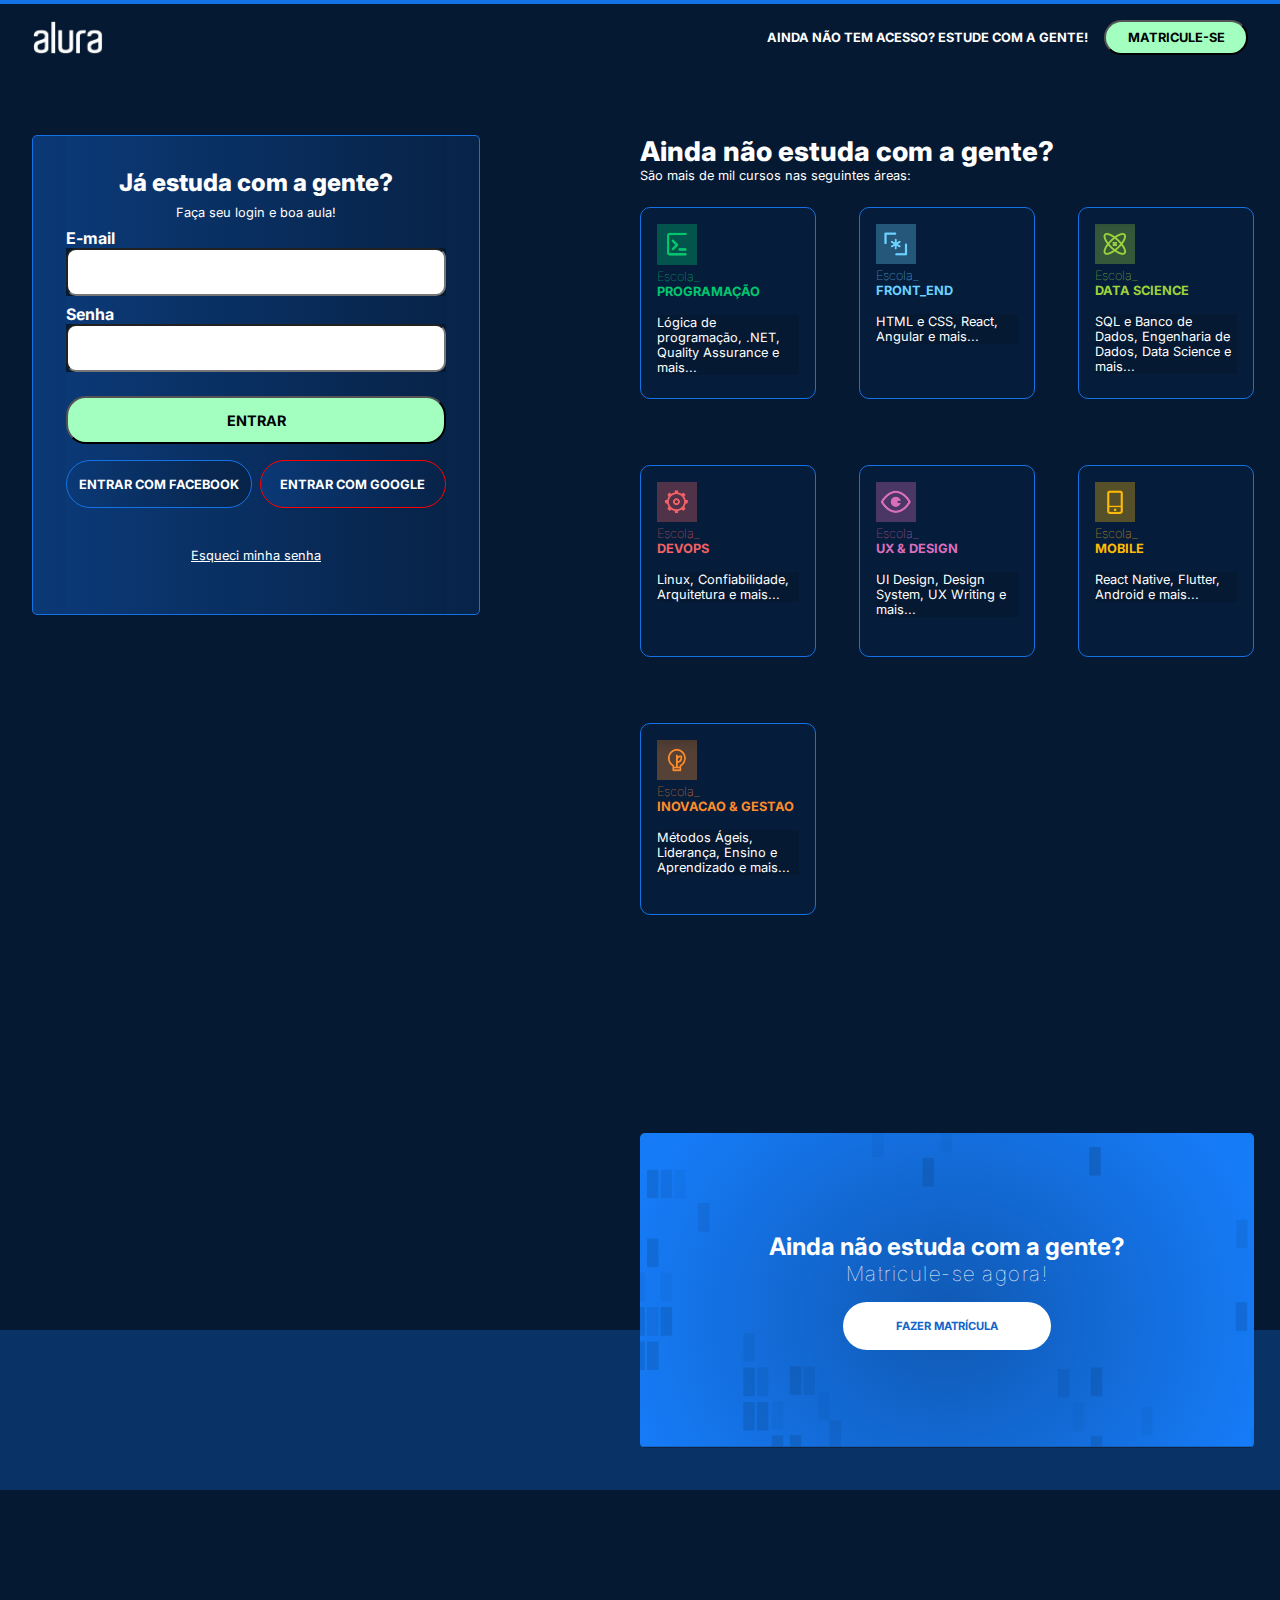
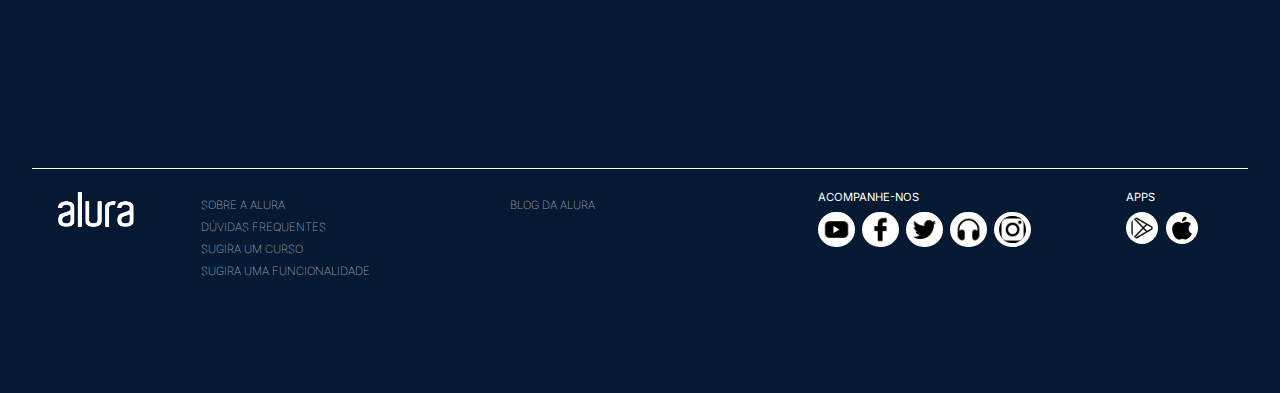
<file: Clone do site Alura/index.html>
<!DOCTYPE html>
<html lang="pt-br">

<head>
    <meta charset="UTF-8">
    <meta http-equiv="X-UA-Compatible" content="IE=edge">
    <meta name="viewport" content="width=device-width, initial-scale=1.0">

    <link rel="stylesheet" href="style.css">
    <link rel="stylesheet" href="header.css">
    <link rel="stylesheet" href="main.css">
    <link rel="stylesheet" href="mainLeft.css">
    <link rel="stylesheet" href="mainRight.css">
    <link rel="stylesheet" href="footer.css">
    <link rel="stylesheet" href="mobile.css">

    <link rel="preconnect" href="https://fonts.googleapis.com">
    <link rel="preconnect" href="https://fonts.gstatic.com" crossorigin>
    <link rel="stylesheet" href="https://fonts.googleapis.com/css2?family=Inter:wght@200;300;400;500;600&family=Open+Sans:wght@400;500;600;700;800;900;&display=swap">

    <link rel="shortcut icon" href="./img/LogoAlura.png" type="image/x-icon">
    <title>Login | Alura</title>
</head>

<body>
    <header>
        <section class="header">
            <div class="logo">
                <img src="./img/Alura.jpg" alt="">
            </div>
            <div class="header_right">
                <p>Ainda não tem acesso? Estude com a gente!</p>
                <button>Matricule-se</button>
            </div>
        </section>
    </header>

    <main>
        <section>
            <div class="left">
                <div class="left_façaLogin">
                    <div class="left_façaLogin_info">
                        <div class="left_façaLogin_info_title">
                            <h1>Já estuda com a gente?</h1>
                            <p>Faça seu login e boa aula!</p>
                        </div>
                        <div class="left_façaLogin_info_inputs">
                            <div class="left_façaLogin_info_inputs_email">
                                <h5>E-mail</h5>
                                <input type="email">
                            </div>
                            <div class="left_façaLogin_info_inputs_password">
                                <h5>Senha</h5>
                                <input type="password">
                            </div>
                        </div>

                        <button class="entrar">Entrar</button>

                        <div class="left_façaLogin_info_socialMediaButtons">
                            <button class="left_façaLogin_info_socialMediaButtons_facebook">Entrar com Facebook</button>
                            <button class="left_façaLogin_info_socialMediaButtons_google">Entrar com Google</button>
                        </div>

                        <p class="left_façaLogin_info_forgotPassword">Esqueci minha senha</p>
                    </div>
                </div>
            </div>
            
            <div class="right">
                <div class="right_title">
                    <h1>Ainda não estuda com a gente?</h1>
                    <p>São mais de mil cursos nas seguintes áreas:</p>
                </div>

                <section class="right_cardList">

                    <div class="right_cardList_programacao">
                        <div class="right_cardList_programacao_title">
                            <img src="./img/Escola_Programacao.jpg" alt="logo programação">
                            <h3>Escola_</h2>
                            <h2>Programação</h2>
                        </div>
                        <div class="right_cardList_programacao_info">
                            <p>Lógica de programação, .NET, Quality Assurance e mais...</p>
                        </div>
                    </div>

                    <div class="right_cardList_front-end">
                        <div class="right_cardList_front-end_title">
                            <img src="./img/Front_End.jpg" alt="logo front-end">
                            <h3>Escola_</h2>
                            <h2>Front_End</h2>
                        </div>
                        <div class="right_cardList_front-end_info">
                            <p>HTML e CSS, React, Angular e mais...</p>
                        </div>
                    </div>

                    <div class="right_cardList_data-science">
                        <div class="right_cardList_data-science_title">
                            <img src="./img/Data_Science.jpg" alt="logo data-science">
                            <h3>Escola_</h2>
                            <h2>Data Science</h2>
                        </div>
                        <div class="right_cardList_data-science_info">
                            <p>SQL e Banco de Dados, Engenharia de Dados, Data Science e mais...</p>
                        </div>
                    </div>

                    <div class="right_cardList_devops">
                        <div class="right_cardList_devops_title">
                            <img src="./img/Devops.jpg" alt="logo devops">
                            <h3>Escola_</h2>
                            <h2>Devops</h2>
                        </div>
                        <div class="right_cardList_devops_info">
                            <p>Linux, Confiabilidade, Arquitetura e mais...</p>
                        </div>
                    </div>

                    <div class="right_cardList_ux-design">
                        <div class="right_cardList_ux-design_title">
                            <img src="./img/Ux.jpg" alt="logo ux-design">
                            <h3>Escola_</h2>
                            <h2>Ux & Design</h2>
                        </div>
                        <div class="right_cardList_ux-design_info">
                            <p>UI Design, Design System, UX Writing e mais...</p>
                        </div>
                    </div>

                    <div class="right_cardList_mobile">
                        <div class="right_cardList_mobile_title">
                            <img src="./img/Mobile.jpg" alt="logo mobile">
                            <h3>Escola_</h2>
                            <h2>Mobile</h2>
                        </div>
                        <div class="right_cardList_mobile_info">
                            <p>React Native, Flutter, Android e mais...</p>
                        </div>
                    </div>

                    <div class="right_cardList_inovacao-gestao">
                        <div class="right_cardList_inovacao-gestao_title">
                            <img src="./img/Inovacao&Gestao.jpg" alt="logo inovacao-gestao">
                            <h3>Escola_</h2>
                            <h2>Inovacao & Gestao</h2>
                        </div>
                        <div class="right_cardList_inovacao-gestao_info">
                            <p>Métodos Ágeis, Liderança, Ensino e Aprendizado e mais...</p>
                        </div>
                    </div>
                </section>

                <div class="right_card_fazer-matricula">
                    <h2> Ainda não estuda com a gente?</h2>
                    <h3>Matricule-se agora!</h3>
                    <button>Fazer matrícula</button>
                </div>
            </div>

        </section>
        <div class="blu_box"></div>
    </main>

    <footer>
        <section class="footer">
            <div class="footer_Alura">
                <img src="./img/Alura.jpg" alt="Logo Alura">
            </div>
            <div class="footer_info">
                <p>Sobre a alura</p>
                <p>Dúvidas frequentes</p>
                <p>Sugira um curso</p>
                <p>Sugira uma funcionalidade</p>
            </div>
            <div class="footer_blog">
                <p>Blog da Alura</p>
            </div>
            <div class="footer_follow-us">
                <p>Acompanhe-nos</p>
                <img src="./img/youtube.png" alt="youtube">
                <img src="./img/facebook.png" alt="facebook">
                <img src="./img/twitter.png" alt="twitter">
                <img src="./img/fone.png" alt="podcast">
                <img src="./img/instagram.png" alt="instagram">
            </div>
            <div class="footer_apps">
                <p>APPS</p>
                <img src="./img/google.png" alt="google play store">
                <img src="./img/apple.png" alt="apple app store">
            </div>
        </section>

    </footer>
</body>

</html>
</file>
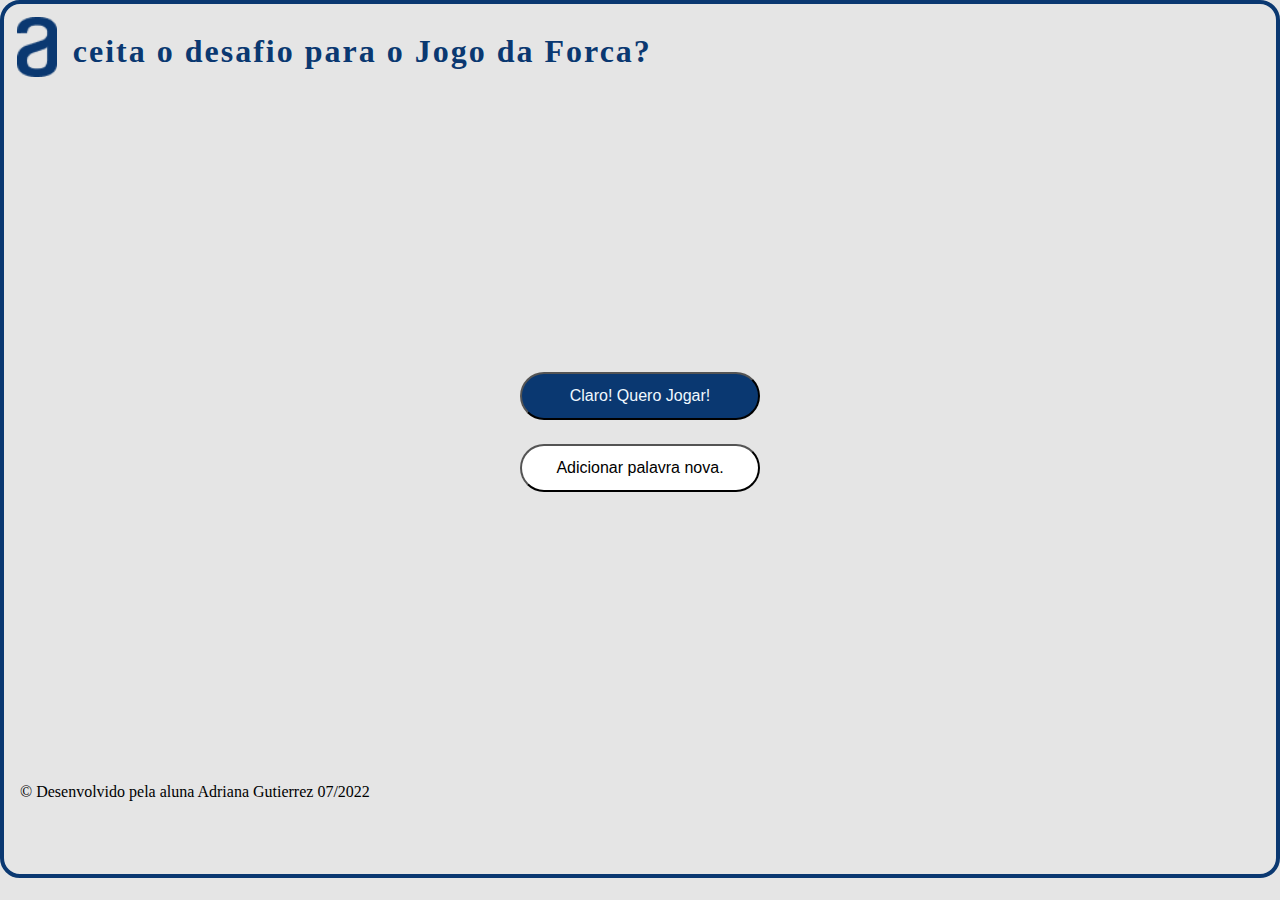
<file: Jogo da Forca/index.html>
<!DOCTYPE html>
<html lang="pt-BR">
<head>
    <meta charset="UTF-8">
    <meta http-equiv="X-UA-Compatible" content="IE=edge">
    <meta name="viewport" content="width=device-width, initial-scale=1.0">
    <link href="https://fonts.googleapis.com/css2?family=Inter:wght@300;400;500;600&display=swap" rel="stylesheet">
    <link rel="shortcut icon" href="img/logoalura.png" type="image/x-icon"/>
    <link rel="stylesheet" href="style.css">
    <title>Desafio da Forca</title>
</head>
<body>
    <header>
        <div class="titulo">
            <figure>
                <img src="img/logoalura.png" alt="Logo Alura">
            </figure>
            <h1>ceita o desafio para o Jogo da Forca?</h1>
        </div>
    </header>
    <main>
        <div class="buttons">
            <a href="index3.html"><button class="play">Claro! Quero Jogar!</button></a>
            <a href="index2.html"><button class="new-word" id="nova-palavra" maxlength="8" onclick="mostrarTelaAdicionarPalavra()">Adicionar palavra nova.</button></a>
        </div>        
    </main>
    <footer>
        <p>&copy; Desenvolvido pela aluna Adriana Gutierrez 07/2022</p>
    </footer>
    <script src="script.js" type="text/javascript"></script>
</body>
</html>
</file>
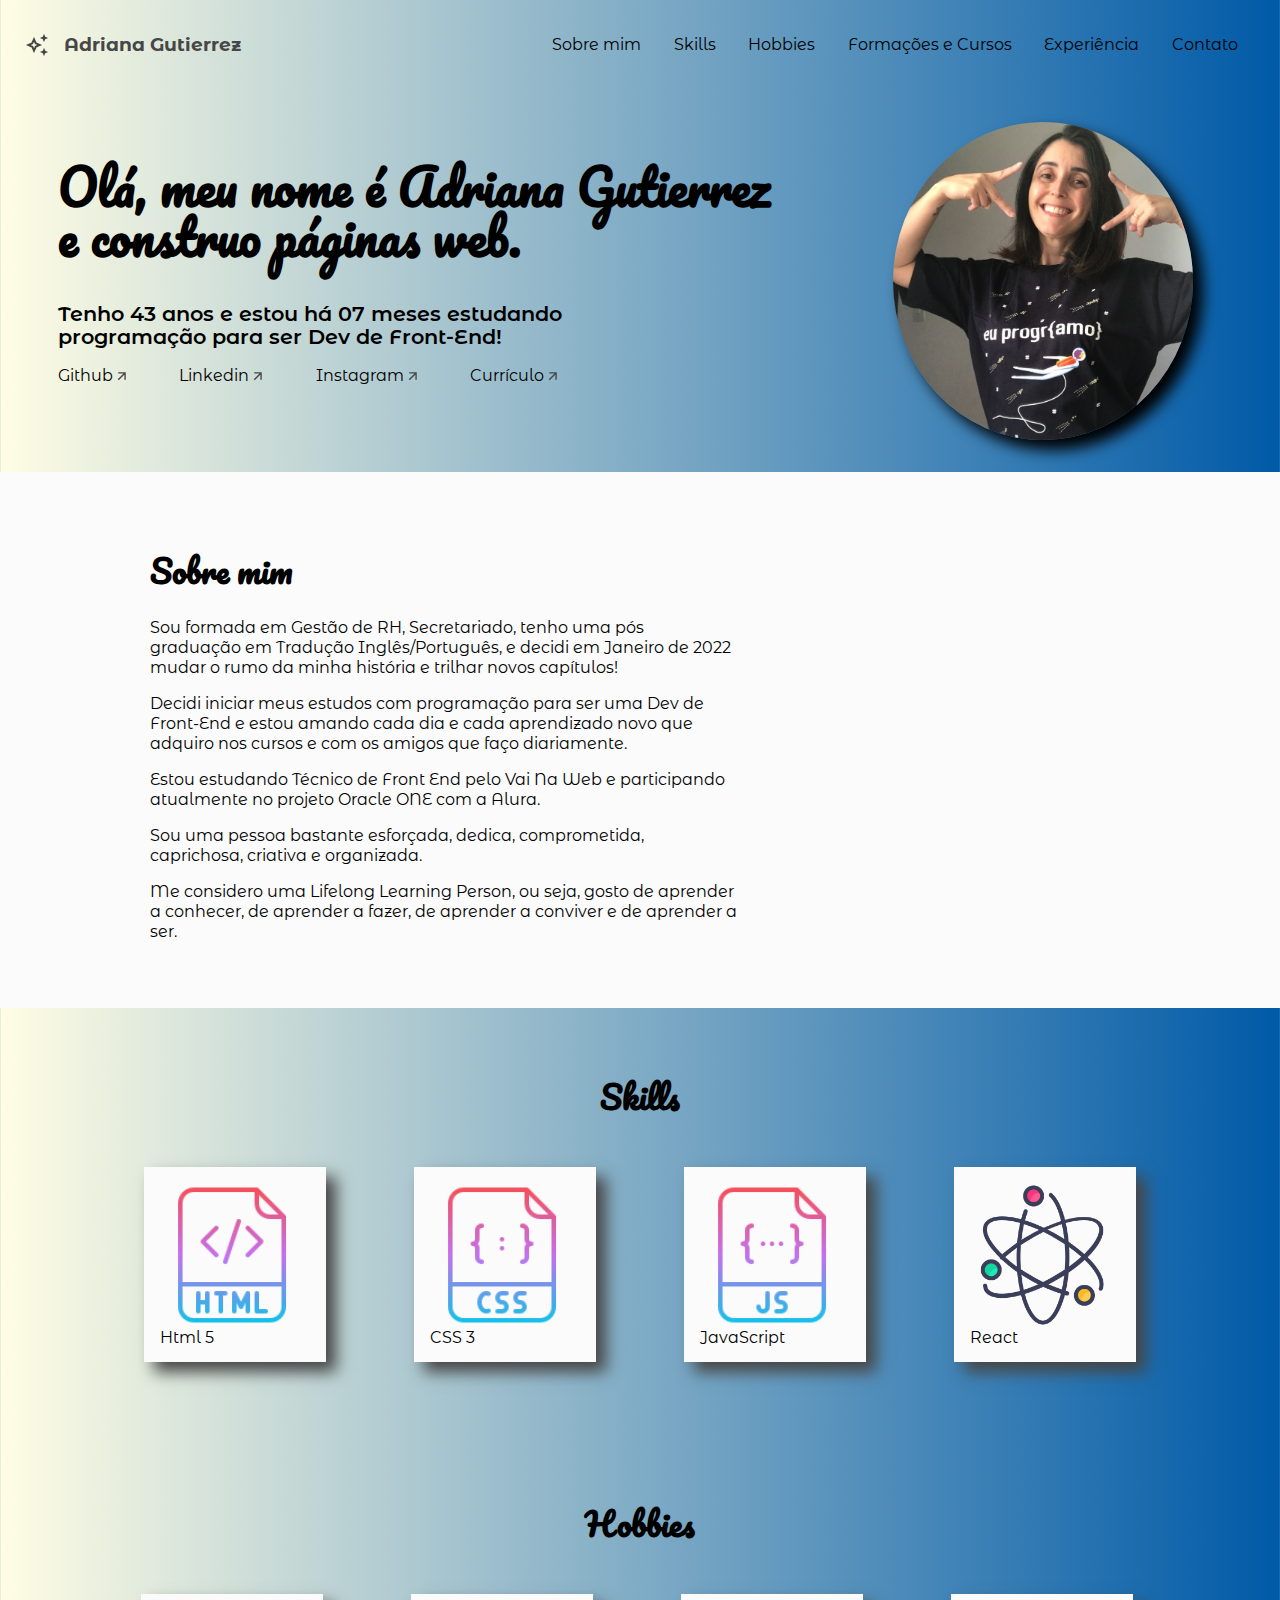
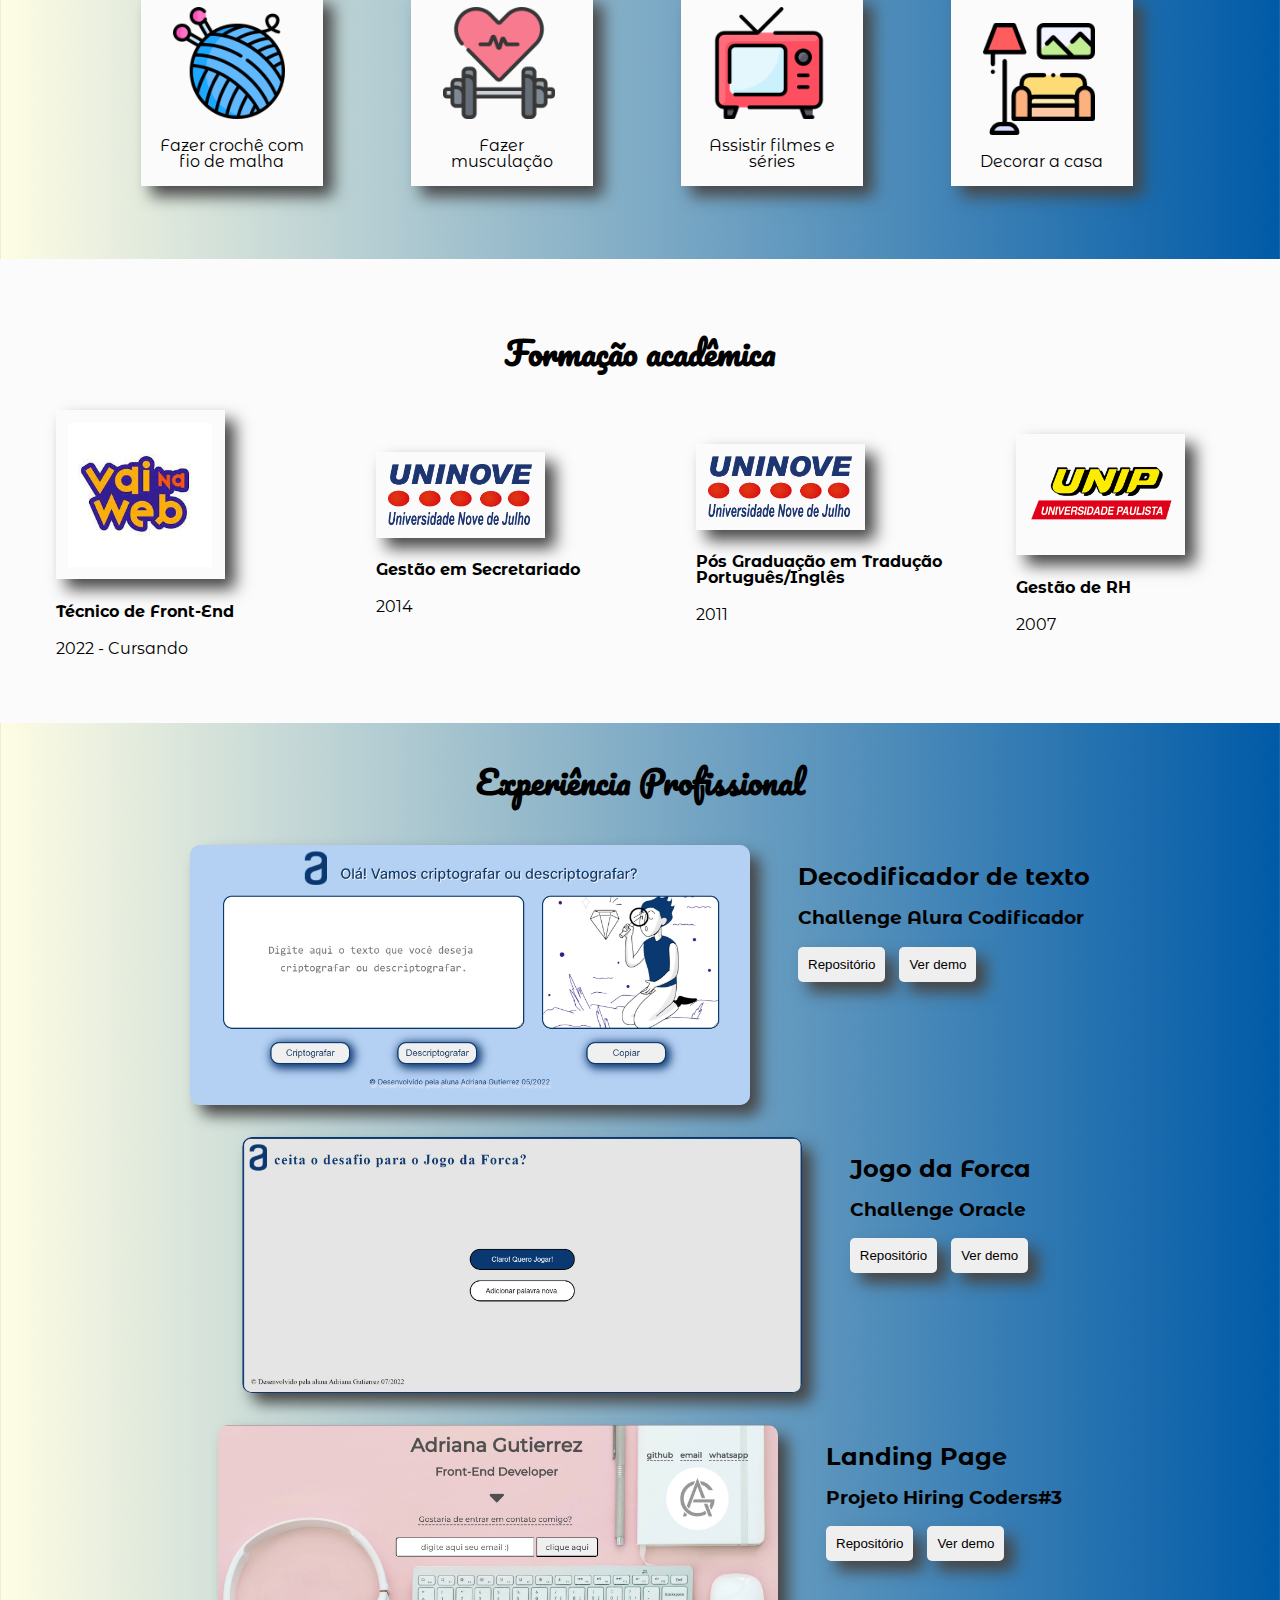
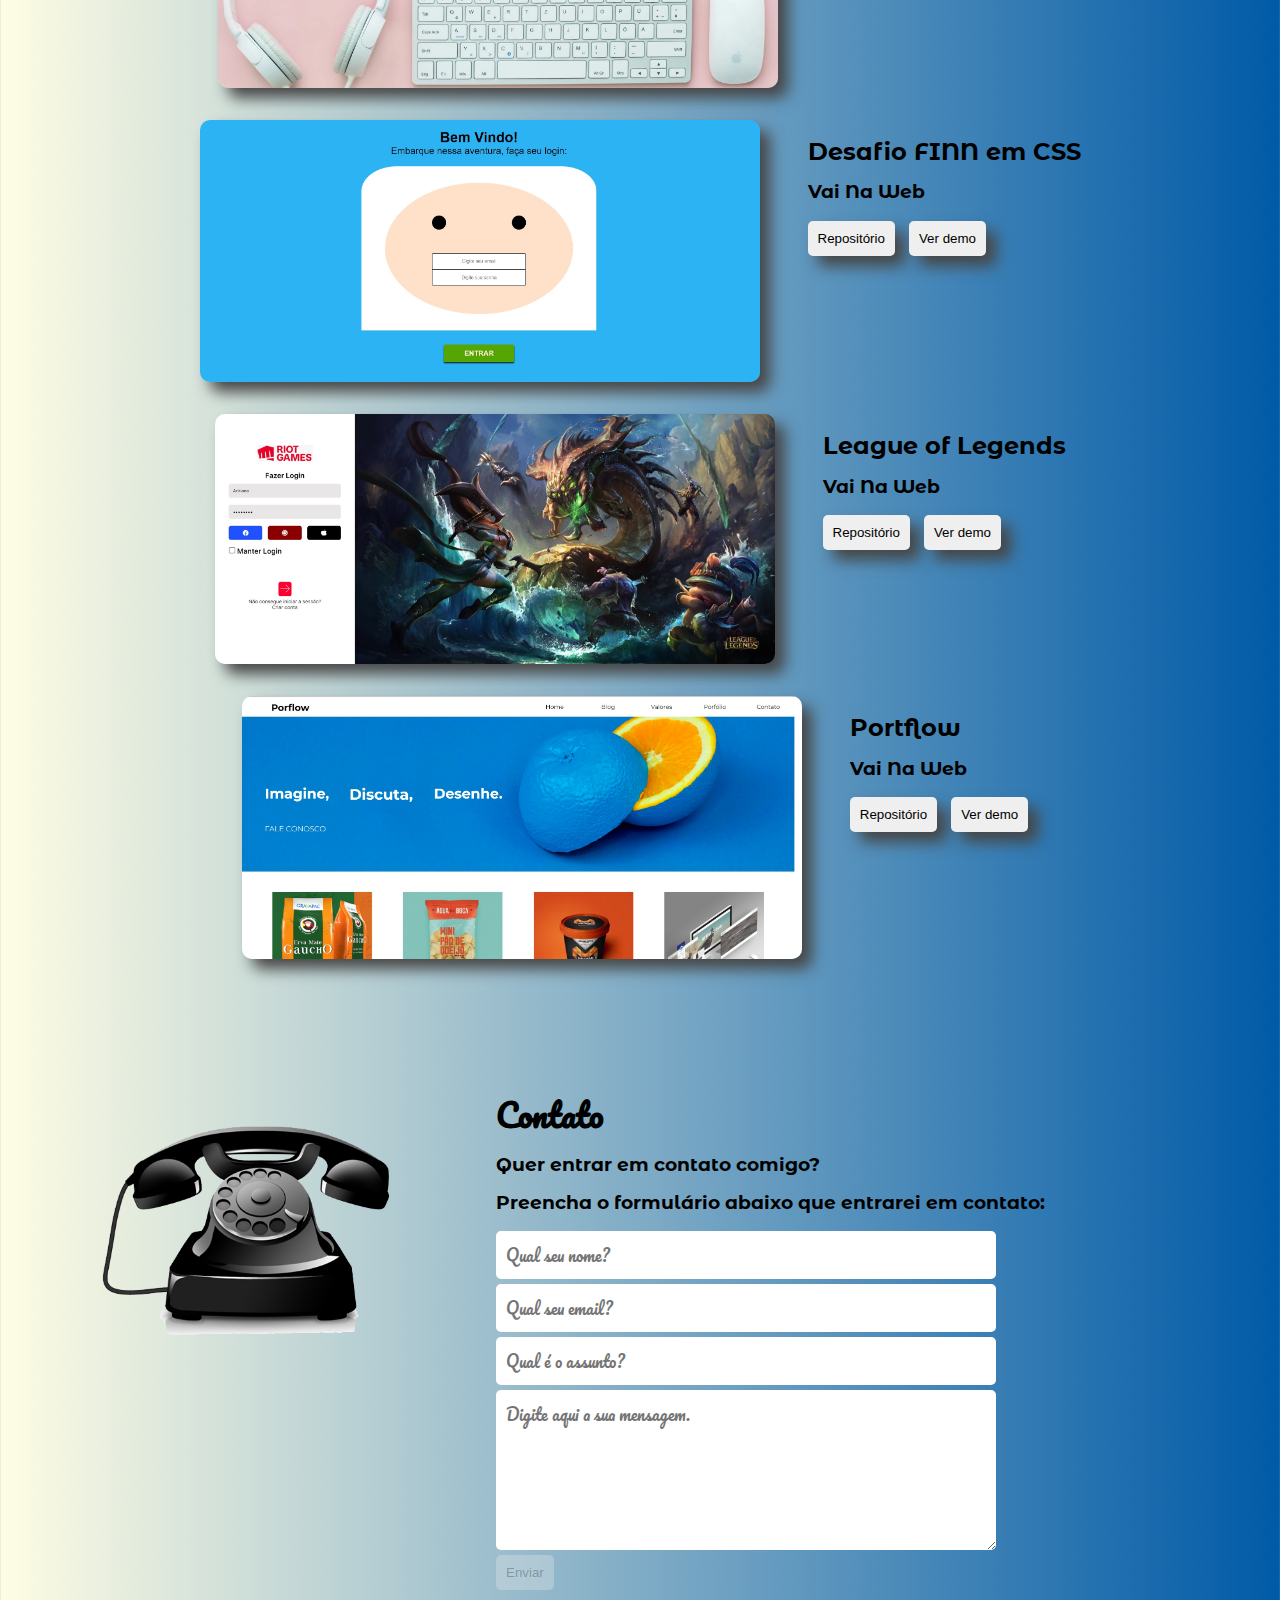
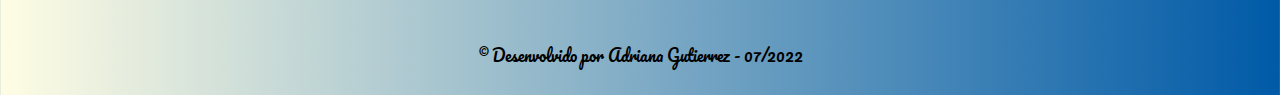
<file: Portfolio/index.html>
<!DOCTYPE html>
<html lang="pt-br">
<head>
    <meta charset="UTF-8">
    <meta http-equiv="X-UA-Compatible" content="IE=edge">
    <meta name="viewport" content="width=device-width, initial-scale=1.0">
    <link rel="stylesheet" href="style.css">
    <link rel="stylesheet" href="https://fonts.googleapis.com/css2?family=Arima:wght@100;200;300;400;500;600;700&family=Dancing+Script:wght@400;500;600;700&family=Inter:wght@300;400;500;600&family=Montserrat+Alternates:ital,wght@0,300;0,400;0,600;0,700;1,300;1,400;1,600;1,700&family=Nanum+Gothic:wght@400;700&family=Open+Sans:ital,wght@0,400;0,700;1,300&family=Pacifico&family=Rubik+Moonrocks&display=swap">
    <link rel="stylesheet" href="https://fonts.googleapis.com/css2?family=Pacifico&display=swap"> 
    <link rel="stylesheet" href="https://fonts.googleapis.com/css2?family=Raleway:wght@500&display=swap">
    <title>Portfólio Adriana Gutierrez</title>
</head>
<body>
    <!-- Sessão de Menu  -->
    <!-- <div class="all"> -->
    <section class="menu">
        <header>
            <img src="assets\vector.png">
            <h3 class="menu__title">Adriana Gutierrez</h3>
        </header>
        <nav>
            <ul class="menu__list">
                <li class="menu__list__item"><a href="#sobremim">Sobre mim</a></li>
                <li class="menu__list__item"><a href="#skills">Skills</a></li>
                <li class="menu__list__item"><a href="#hobbies">Hobbies</a></li>
                <li class="menu__list__item"><a href="#formacao">Formações e Cursos</a></li>
                <li class="menu__list__item"><a href="#xp">Experiência</a></li>
                <li class="menu__list__item"><a href="#contato">Contato</a></li>
            </ul>
        </nav>
    </section>

<!-- Sessão de Header/Title/Hero -->
    <section class="title">
        <div class="title__div">
            <img class="title__profile" src="Eu ProgrAmo.1.jpg">
            <div class="title__container" id="#sobremim">
                <h2 class="title__bio">Olá, meu nome é Adriana Gutierrez e construo páginas web.</h2>
                <h3 class="title__subsection">Tenho 43 anos e estou há 07 meses estudando programação para ser Dev de Front-End!</h3>
                <ul class="title__network">
                    <!-- Ponha os links de suas redes sociais favoritas -->
                    <li class="title__network__item"><a href="https://github.com/DrikaDev">Github <img src="assets\arrow.png"> </a></li>
                    <li class="title__network__item"><a href="https://www.linkedin.com/in/drikadev/">Linkedin <img src="assets\arrow.png"></a></li>
                    <li class="title__network__item"><a href="https://www.instagram.com/adri_guti_guti/">Instagram <img src="assets\arrow.png"></a></li>
                    <li class="title__network__item"><a href="Adriana Gutierrez CV 2022 -  Programadora Front End Jr.pdf">Currículo <img src="assets\arrow.png"></a></li>
                </ul>
            </div>
        </div>
    </section>

        <!-- Sessão sobre mim -->
    <section class="about">
        <div class="about__container">
            <h3 class="about__title">Sobre mim</h3>
            <p class="about__paragraph">Sou formada em Gestão de RH, Secretariado, tenho uma pós graduação em Tradução Inglês/Português, e decidi em Janeiro de 2022 mudar o rumo da minha história e trilhar novos capítulos!</p>
            <p class="about__paragraph">Decidi iniciar meus estudos com programação para ser uma Dev de Front-End e estou amando cada dia e cada aprendizado novo que adquiro nos cursos e com os amigos que faço diariamente.</p>
            <p class="about__paragraph">Estou estudando Técnico de Front End pelo Vai Na Web e participando atualmente no projeto Oracle ONE com a Alura.</p>
            <p class="about__paragraph">Sou uma pessoa bastante esforçada, dedica, comprometida, caprichosa, criativa e organizada.</p>
            <p class="about__paragraph">Me considero uma Lifelong Learning Person, ou seja, gosto de aprender a conhecer, de aprender a fazer, de aprender a conviver e de aprender a ser.</p>
            <!-- Caso queira colocar sua própria assinatura, insira aqui! -->
            <!-- <img src="assets\signature.png"> -->
        </div>
    </section>

<!-- Sessão de Skills/Habilidades -->
    <section class="skills">
        <h3 class="skills__title" id="skills">Skills</h3>
            <div class="skills__line">
                <div class="skills__box">
                    <ul>
                        <li class="skills__img"><img src="assets\htlm.png"></li>
                        <li class="skills__name"> Html 5</li>
                    </ul>
                </div>

                <div class="skills__box">
                    <ul>
                        <li class="skills__img"> <img src="assets\css_icon.png" alt=""> </li>
                        <li class="skills__name">CSS 3</li>
                    </ul>
                </div>

                <div class="skills__box">
                    <ul>
                        <li class="skills__img"> <img src="assets\js_icon.png" alt=""></li>
                        <li class="skills__name">JavaScript</li>
                    </ul>
                </div>

                <div class="skills__box">
                    <ul>
                        <li class="skills__img"> <img src="assets/react.png" alt=""></li>
                        <li class="skills__name">React</li>
                    </ul>
                </div>
        </div>
    </section>

<!-- Sessão de Hobbies -->
    <section class="hobbies" id="hobbies">
        <h3 class="hobbies__title">Hobbies</h3>
            <div class="hobbies__line">
                <div class="hobbies__box">
                    <ul>
                        <li class="hobbies__img"><img src="assets\croche.1.png"></li>
                        <li class="hobbies__name">Fazer crochê com fio de malha</li>
                    </ul>
                </div>

                <div class="hobbies__box">
                    <ul>
                        <li class="hobbies__img"> <img src="assets\academia.png" alt=""></li>
                        <li class="hobbies__name">Fazer musculação</li>
                    </ul>
                </div>

                <div class="hobbies__box">
                    <ul>
                        <li class="hobbies__img"><img src="assets\tv.png" alt=""></li>
                        <li class="hobbies__name">Assistir filmes e séries</li>
                    </ul>
                </div>

                <div class="hobbies__box">
                    <ul>
                        <li class="hobbies__img"> <img src="assets\arrumar a casa.png" alt=""> </li>
                        <li class="hobbies__name">Decorar a casa</li>
                    </ul>
                </div>
        </div>
    </section>

    <!-- Sessão de Histórico Acadêmico -->
    <section class="academic">
        <h2 class="academic__title" id="formacao">Formação acadêmica</h2>
        <div class="academic__courses">
            <div class="academic__courses__box">
                <ul class="academic__courses__list">
                    <!-- Insira a logo de seu local de formação -->
                    <li class="academic__courses__item__img"><img src="assets/VaiNaWeb.jpg"></li>
                    <li class="academic__courses__item__title"><h4>Técnico de Front-End</h4></li>
                    <li class="academic__courses__item__subtitle"><p>2022 - Cursando</p></li>
                </ul>
            </div>

            <div class="academic__courses__box">
                <ul class="academic__courses__list">
                    <!-- Insira a logo de seu local de formação -->
                    <li class="academic__courses__item__img"><img src="assets/uninove.png"></li>
                    <li class="academic__courses__item__title"><h4>Gestão em Secretariado</h4></li>
                    <li class="academic__courses__item__subtitle"><p>2014</p></li>
                </ul>
            </div>
            <div class="academic__courses__box">
                <ul class="academic__courses__list">
                    <!-- Insira a logo de seu local de formação -->
                    <li class="academic__courses__item__img"><img src="assets/uninove.png"></li>
                    <li class="academic__courses__item__title"><h4>Pós Graduação em Tradução Português/Inglês</h4></li>
                    <li class="academic__courses__item__subtitle"><p>2011</p></li>
                </ul>
            </div>
            <div class="academic__courses__box">
                <ul class="academic__courses__list">
                    <!-- Insira a logo de seu local de formação -->
                    <li class="academic__courses__item__img"><img src="assets/unip-universidade-paulista.png"></li>
                    <li class="academic__courses__item__title"><h4>Gestão de RH</h4></li>
                    <li class="academic__courses__item__subtitle"><p>2007</p></li>
                </ul>
            </div>
        </div>
    </section>

    <!-- Sessão de Experiência Profissional/Projetos-->
    <section class="experience">
        <h2 class="experience__section__title" id="xp">Experiência Profissional</h2>
        <div class="experiencie__box">
            <!-- Insira a logo/captura de seu projeto/trabalho -->
            <img class="experience__img" src="assets/Decodificador.jpg">
            <div class="experience__info">
                <h2 class="experience__title">Decodificador de texto</h2>
                <h3 class="experience__text">Challenge Alura Codificador</h3>
                    <div class="experience__description">
                        <!-- Insira a link para demonstração do projeto no Github e/ou GithubPages -->
                            <span class="experience__repo"><a href="https://github.com/DrikaDev/ChallengeDecodificador2" target="_blank"><button class="experiencia__botao--repo">Repositório</button></a></span>
                            <span class="experience__demo"><a href="https://drikadev.github.io/ChallengeDecodificador2/" target="_blank"><button class="experiencia__botao--demo">Ver demo</button></a></span>
                    </div>
            </div>
        </div>  

        <div class="experiencie__box">
            <!-- Insira a logo/captura de seu projeto/trabalho -->
            <img class="experience__img" src="assets/Forca.jpg">
            <div class="experience__info">
                <h2 class="experience__title">Jogo da Forca</h2>
                <h3 class="experience__text">Challenge Oracle</h3>
                    <div class="experience__description">
                        <!-- Insira a link para demonstração do projeto no Github e/ou GithubPages -->
                            <span class="experience__repo"><a href=""><button class="experiencia__botao--repo" target="_blank">Repositório</button></a></span>
                            <span class="experience__demo"><a href=""><button class="experiencia__botao--demo" target="_blank">Ver demo</button></a></span>
                    </div>
            </div>
        </div>  

        <div class="experiencie__box">
            <!-- Insira a logo de seu projeto/trabalho -->
            <img class="experience__img" src="assets/Land Page.jpg">
            <div class="experience__info">
                <h2 class="experience__title">Landing Page</h2>
                <h3 class="experience__text">Projeto Hiring Coders#3</h3>
                    <div class="experience__description">
                        <!-- Insira a link para demonstração do projeto no Github e/ou GithubPages -->
                        <span class="experience__repo"><a href="https://github.com/DrikaDev/DesafioHiringCoders3" target="_blank"><button class="experiencia__botao--repo">Repositório</button></a></span>
                        <span class="experience__demo"><a href="https://drikadev.github.io/DesafioHiringCoders3/"target="_blank"><button class="experiencia__botao--demo">Ver demo</button></a></span>
                    </div>
            </div>
        </div>  

        <div class="experiencie__box">
            <!-- Insira a logo de seu projeto/trabalho -->
            <img class="experience__img" src="assets/finn.jpg">
            <div class="experience__info">
            <h2 class="experience__title">Desafio FINN em CSS</h2>
                <h3 class="experience__text">Vai Na Web</h3>
                    <div class="experience__description">
                        <!-- Insira a link para demonstração do projeto no Github e/ou GithubPages -->
                            <span class="experience__repo"><a href="https://github.com/DrikaDev/Desafio10.Finn" target="_blank"><button class="experiencia__botao--repo">Repositório</button></a></span>
                            <span class="experience__demo"><a href="https://drikadev.github.io/Desafio10.Finn/" target="_blank"><button class="experiencia__botao--demo">Ver demo</button></a></span>
                    </div>
            </div>
        </div>

        <div class="experiencie__box">
            <!-- Insira a logo/captura de seu projeto/trabalho -->
            <img class="experience__img" src="assets/League of Legends.jpg">
            <div class="experience__info">
                <h2 class="experience__title">League of Legends</h2>
                <h3 class="experience__text">Vai Na Web</h3>
                    <div class="experience__description">
                        <!-- Insira a link para demonstração do projeto no Github e/ou GithubPages -->
                            <span class="experience__repo"><a href="https://github.com/DrikaDev/Desafio-Login-League-of-Legends" target="_blank"><button class="experiencia__botao--repo" target="_blank">Repositório</button></a></span>
                            <span class="experience__demo"><a href="https://drikadev.github.io/Desafio-Login-League-of-Legends/" target="_blank"><button class="experiencia__botao--demo" target="_blank">Ver demo</button></a></span>
                    </div>
            </div>
        </div>

        <div class="experiencie__box">
            <!-- Insira a logo/captura de seu projeto/trabalho -->
            <img class="experience__img" src="assets/Portflow.jpg">
            <div class="experience__info">
                <h2 class="experience__title">Portflow</h2>
                <h3 class="experience__text">Vai Na Web</h3>
                    <div class="experience__description">
                        <!-- Insira a link para demonstração do projeto no Github e/ou GithubPages -->
                            <span class="experience__repo"><a href="https://github.com/DrikaDev/DesafioFinalVaiNaWeb.Portflow" target="_blank"><button class="experiencia__botao--repo" target="_blank">Repositório</button></a></span>
                            <span class="experience__demo"><a href="https://drikadev.github.io/DesafioFinalVaiNaWeb.Portflow/" target="_blank"><button class="experiencia__botao--demo" target="_blank">Ver demo</button></a></span>
                    </div>
            </div>
        </div>

        <!-- Sessão de Contato -->
        <section class="formcontato">
            <div id="contato" class="formcontato__contacto">
                <div class="formcontato--esquerda">
                    <img class="formcontato__img" src="assets\contact_image.png">
                </div>
                <div class="formcontato__text">
                    <h2 class="formcontato__title">Contato</h2>
                    <h3 class="formcontato__subtext">Quer entrar em contato comigo?</h3>
                    <h3 class="formcontato__subtext">Preencha o formulário abaixo que entrarei em contato:</h3>
                    <form action="#" id="formulario" method="post"name="formulario" class="formcontato__form">
                        <input class="formcontato__input" type="text" id="nome" name="nome" placeholder="Qual seu nome?" required>
                        <input class="formcontato__input" type="email" id="email" name="email" placeholder="Qual seu email?">
                        <input class="formcontato__input" type="text" id="assunto" name="assunto" placeholder="Qual é o assunto?">
                        <textarea class="formcontato__textarea" rows="5" cols="40" id="mensagem" name="mensagem" name="mensagem" placeholder="Digite aqui a sua mensagem."></textarea>
                        <button type="button" class="formcontato__botao" onclick="validar()" name="botao" disabled id="botaoEnviar">Enviar</button>
                    </form>
                </div>
            </div>
        </section>

        <!-- Sessão de Footer/Rodapé-->
        <section class="footer">
            <div class="footer__rodape">
                <p>&copy; Desenvolvido por Adriana Gutierrez - 07/2022</p>
            </div>
        </section>
    </section>
    <!-- Script Linkado do seu documento de JavaScript -->
<script src="validate.js"></script>
</body>
</html>
</file>
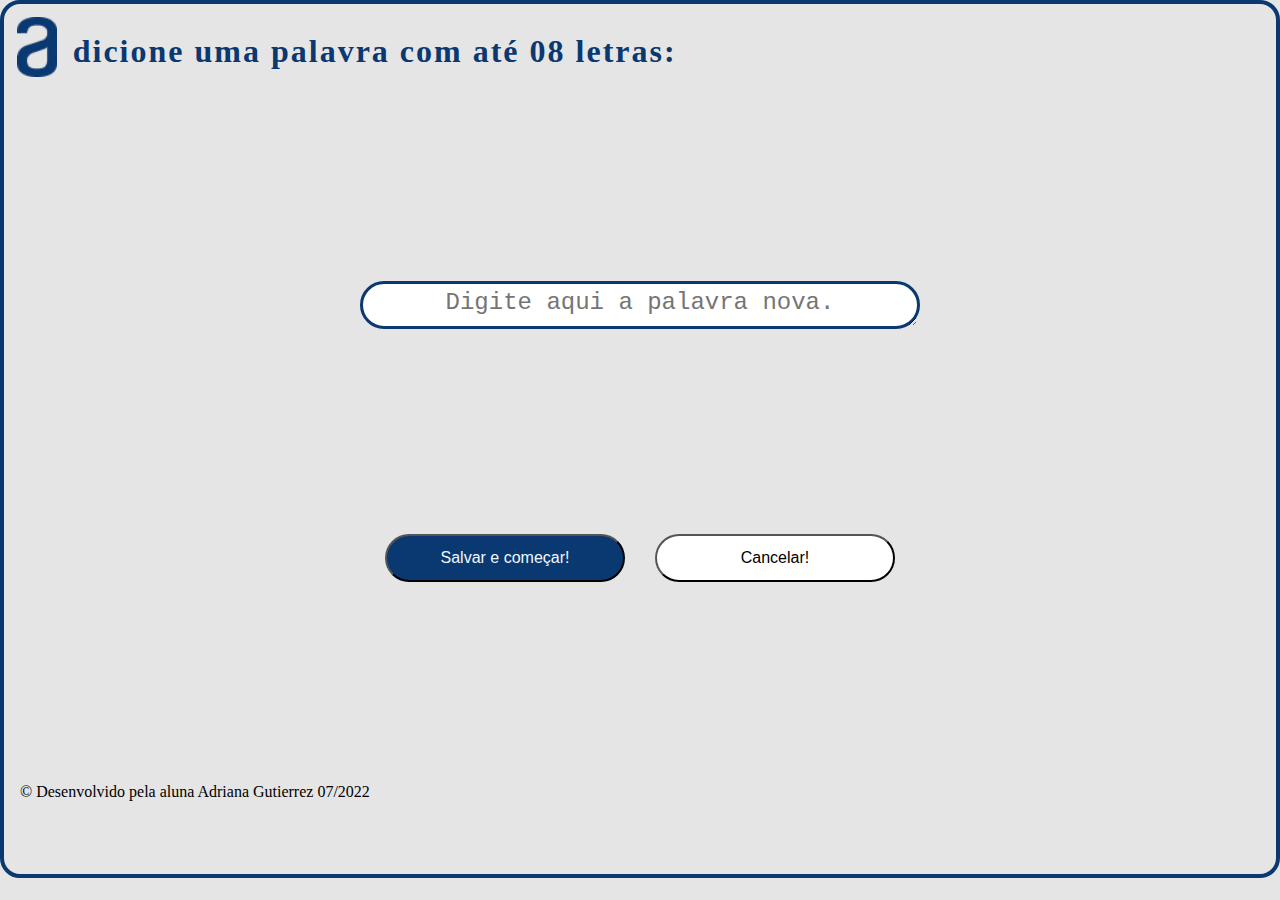
<file: Jogo da Forca/index2.html>
<!DOCTYPE html>
<html lang="pt-BR">
<head>
    <meta charset="UTF-8">
    <meta http-equiv="X-UA-Compatible" content="IE=edge">
    <meta name="viewport" content="width=device-width, initial-scale=1.0">
    <link href="https://fonts.googleapis.com/css2?family=Inter:wght@300;400;500;600&display=swap" rel="stylesheet">
    <link rel="shortcut icon" href="img/logoalura.png" type="image/x-icon"/>
    <link rel="stylesheet" href="style2.css">
    <title>Desafio da Forca</title>
</head>
<body>
    <header>
        <div class="titulo">
            <figure>
                <img src="img/logoalura.png" alt="Logo Alura">
            </figure>
            <h1>dicione uma palavra com até 08 letras:</h1>
        </div>
    </header>
    <main>
        <div class="adicionar-palavra">
            <textarea class="palavranova" cols="10" rows="2" placeholder="Digite aqui a palavra nova."></textarea>
        </div>
        <div class="buttons">
            <a href="index3.html"><button class="save-play" id="btn-salvar">Salvar e começar!</button></a>
            <a href="index.html"><button class="cancel" id="btn-cancelar">Cancelar!</button></a>
        </div>        
    </main>
    <footer>
        <p>&copy; Desenvolvido pela aluna Adriana Gutierrez 07/2022</p>
    </footer>
    <script src="script.js" type="text/javascript"></script>
</body>
</html>
</file>
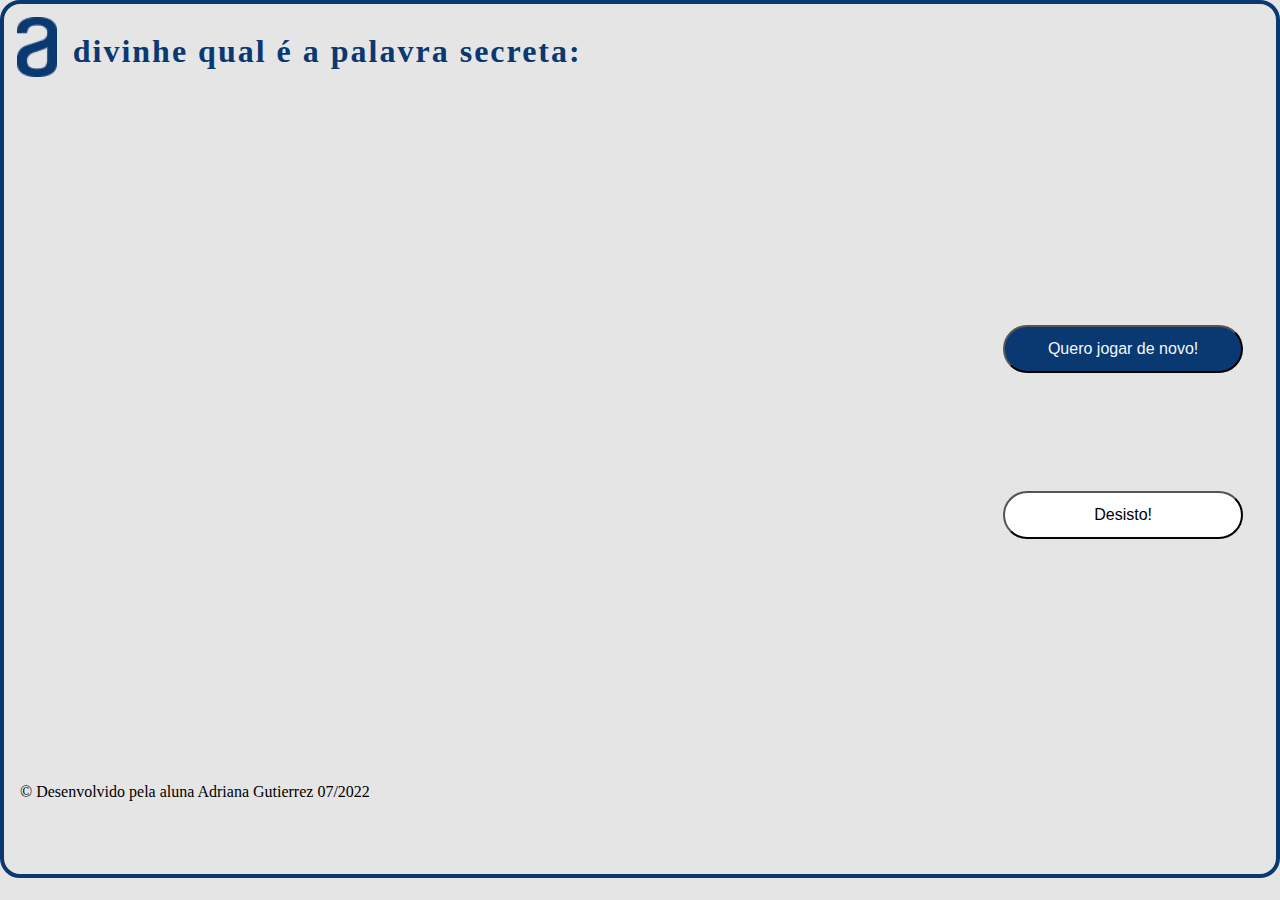
<file: Jogo da Forca/index3.html>
<!DOCTYPE html>
<html lang="pt-BR">
<head>
    <meta charset="UTF-8">
    <meta http-equiv="X-UA-Compatible" content="IE=edge">
    <meta name="viewport" content="width=device-width, initial-scale=1.0">
    <link href="https://fonts.googleapis.com/css2?family=Inter:wght@300;400;500;600&display=swap" rel="stylesheet">
    <link rel="shortcut icon" href="img/logoalura.png" type="image/x-icon"/>
    <link rel="stylesheet" href="style3.css">
    <title>Desafio da Forca</title>
</head>
<body>
    <header>
        <div class="titulo">
            <figure>
                <img src="img/logoalura.png" alt="Logo Alura">
            </figure>
            <h1>divinhe qual é a palavra secreta:</h1>
        </div>
    </header>
    <main>
        <div class="canvas" id="div-aparece-forca">
            <canvas class="tracinhos" id="forca" height="860px" width="1200"></canvas>
        </div>
        <div class="sublinhado"></div>
        <div class="buttons">
            <a href="index.html"><button class="new-game" id="btn-novo-jogo">Quero jogar de novo!</button></a>
            <a href="index4.html"><button class="exit" id="btn-sair">Desisto!</button></a>
        </div>
    </main>
    <footer>
        <p>&copy; Desenvolvido pela aluna Adriana Gutierrez 07/2022</p>
    </footer>
    <script src="script.js" type="text/javascript"></script>
</body>
</html>
</file>
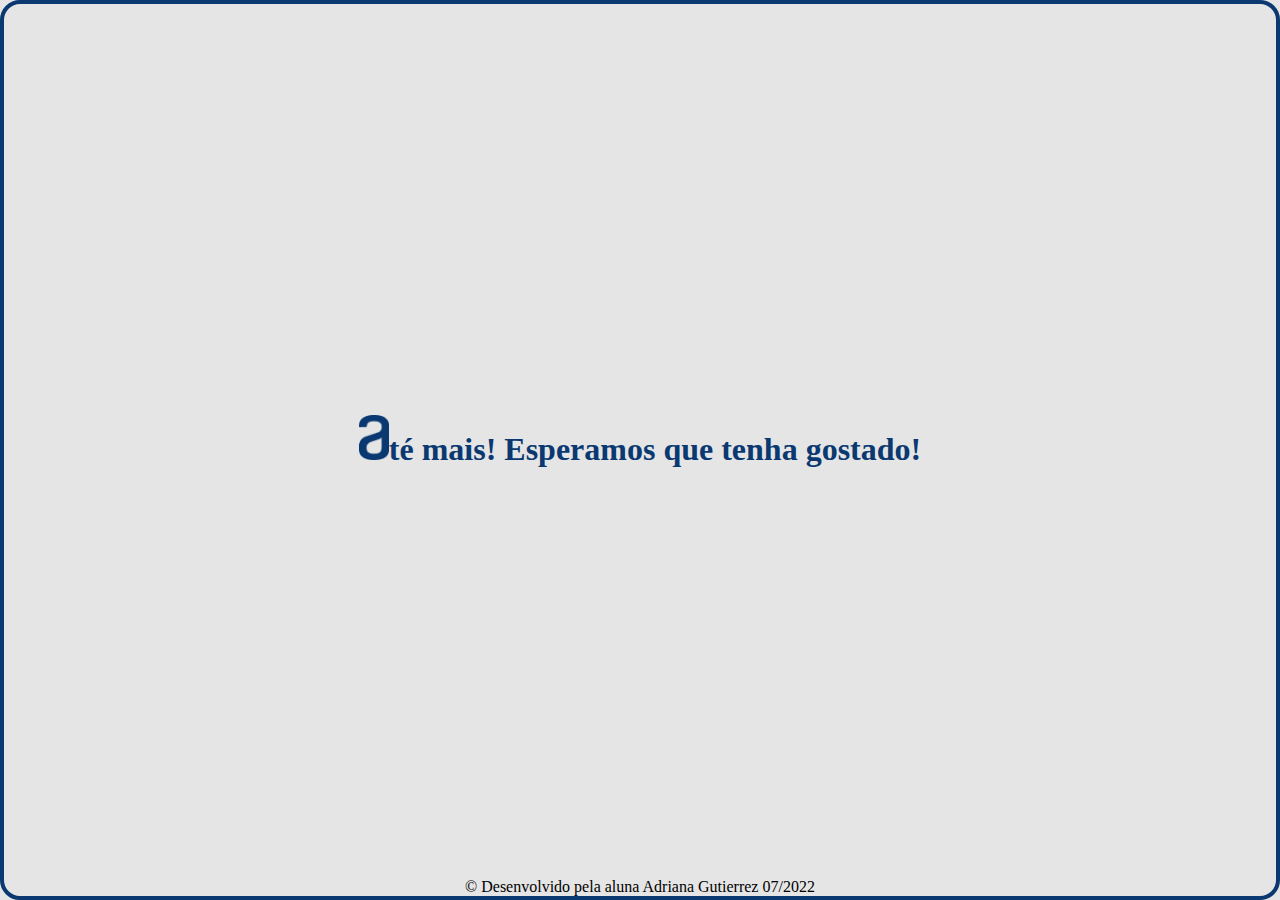
<file: Jogo da Forca/index4.html>
<!DOCTYPE html>
<html lang="pt-BR">
<head>
    <meta charset="UTF-8">
    <meta http-equiv="X-UA-Compatible" content="IE=edge">
    <meta name="viewport" content="width=device-width, initial-scale=1.0">
    <link href="https://fonts.googleapis.com/css2?family=Inter:wght@300;400;500;600&display=swap" rel="stylesheet">
    <link rel="shortcut icon" href="img/logoalura.png" type="image/x-icon"/>
    <link rel="stylesheet" href="style4.css">
    <title>Desafio da Forca</title>
</head>
<body>
        <div class="titulo-4">
            <h1><img src="img/logoalura.png" alt="Logo Alura">té mais! Esperamos que tenha gostado!</h1>
        </div>
    
    <footer>
        <p>&copy; Desenvolvido pela aluna Adriana Gutierrez 07/2022</p>
    </footer> 
</body>
</html>
</file>
<file: Clone do site Alura/style.css>
*{
    margin: 0;
    padding: 0;
    box-sizing: border-box;
    background-color: #051932;
    font-family: 'Inter', sans-serif;
}
</file>
<file: Clone do site Alura/header.css>
header{
    border-top: solid 4px #1472e5;
    width: 100%;
}

.header{
    display: flex;
    flex-direction: row;
}

.logo{
    width: 50%;
}

.logo img{
    width: 4.5rem;
    margin: 1rem 0 0 2rem;
}

.header_right{
    width: 50%;
    display: flex;
    flex-direction: row;
    justify-content: flex-end;
    align-items: center;
}

.header_right p{
    color: #fff;
    font-size: .8rem;
    font-weight: bold;
    text-transform: uppercase;
}

.header_right button{
    background-color: #a3ffbf;
    border-radius: 20px;
    cursor: pointer;
    font-size: .8rem;
    font-weight: bold;
    height: 2.2rem;
    margin: 1rem 2rem 1rem 1rem;
    text-transform: uppercase;
    width: 9rem;
}
</file>
<file: Clone do site Alura/main.css>
main{
    margin-top: 2rem;
    width: 100%;
    height: 185vh;
    display: flex;
    flex-direction: column;
}

main section{
    width: 100%;
    height: 115vh;
    display: flex;
    flex-direction: row;
}

.blu_box{
    background-color: #093366;
    margin-top: 12rem;
    width: 100%;
    height: 10rem;
}
</file>
<file: Clone do site Alura/mainLeft.css>
.left{
    width: 50%;
    height: 100vh;
}

.left_façaLogin{
    background: linear-gradient(to right, #0b3976, #072348);
    height: 30rem;
    width: 28rem;
    border: 1px solid #1472e5;
    border-radius: 5px;
    margin-top: 2rem;
    margin-left: 2rem;
    display: flex;
    flex-direction: column;
    
}

.left_façaLogin_info{
    background: linear-gradient(to right, #0b3976, #072348);
    height: 30rem;
    width: 85%;
    margin: 0 auto;
}

.left_façaLogin_info_title{
    margin-top: 2rem;
    width: 100%;
}

.left_façaLogin_info_title h1{
    background: linear-gradient(to right, #0b3976, #072348);
    padding-bottom: .5rem;
    font-size: 1.5rem;
    font-weight: 800;
    text-align: center;
    color: #fff;
}

.left_façaLogin_info_title p{
    background: linear-gradient(to right, #0b3976, #072348);
    text-align: center;
    font-size: .8rem;
    color: #fff;
}

.left_façaLogin_info_inputs{
    background: linear-gradient(to right, #0b3976, #072348);
    margin-top: .5rem;
    height: 9rem;
    display: flex;
    flex-direction: column;
    justify-content: space-between;
}

.left_façaLogin_info_inputs_email h5{
    background: linear-gradient(to right, #0b3976, #072348);
    font-size: 1rem;
    color: #fff;
}

.left_façaLogin_info_inputs_email input{
    height: 3rem;
    width: 100%;
    background-color: #fff;
    border-radius: 10px;
    padding: 1rem;
}

.left_façaLogin_info_inputs_password h5{
    background: linear-gradient(to right, #0b3976, #072348);
    font-size: 1rem;
    color: #fff;
}

.left_façaLogin_info_inputs_password input{
    height: 3rem;
    width: 100%;
    background-color: #fff;
    border-radius: 10px;
    padding: 1rem;
}

.entrar{
    cursor: pointer;
    height: 3rem;
    width: 100%;
    background-color: #a3ffbf;
    border-radius: 20px;
    margin-top: 1.5rem;
    margin-bottom: 1rem;
    text-transform: uppercase;
    font-size: .9rem;
    font-weight: bold;
}

.left_façaLogin_info_socialMediaButtons{
    background: linear-gradient(to right, #0b3976, #072348);
    width: 100%;
    height: 3rem;
    display: flex;
    flex-direction: row;
    justify-content: space-between;
}

.left_façaLogin_info_socialMediaButtons button{
    color: #fff;
    background: linear-gradient(to right, #0b3976, #072348);
}

.left_façaLogin_info_socialMediaButtons_facebook{
    border: 1px solid #1472e5;
    border-radius: 30px;
    cursor: pointer;
    font-size: .8rem;
    font-weight: bold;
    text-transform: uppercase;
    width: 49%;
}

.left_façaLogin_info_socialMediaButtons_google{
    border: 1px solid red;
    border-radius: 30px;
    cursor: pointer;
    font-size: .8rem;
    font-weight: bold;
    text-transform: uppercase;
    width: 49%;
}

.left_façaLogin_info_forgotPassword{
    color: #fff;
    cursor: pointer;
    background: linear-gradient(to right, #0b3976, #072348);
    font-size: .8rem;
    text-align: center;
    margin-top: 2.5rem;
    text-decoration: underline;
}
</file>
<file: Clone do site Alura/mainRight.css>
.right{
    width: 48%;
    height: 123vh;
    margin-top: 2rem;
}

.right_title{
    width: 100%;
    height: 4rem;
}

.right_title h1{
    font-size: 1.7rem;
    font-weight: 800;
    color: #fff;
}

.right_title p{
    font-size: .8rem;
    color: #fff;
}

.right_cardList{
    height: 86vh;
    width: 100%;
    display: flex;
    flex-direction: row;
    justify-content: space-between;
    flex-wrap: wrap;
}

.right_cardList_programacao, 
.right_cardList_front-end, 
.right_cardList_data-science,
.right_cardList_devops,
.right_cardList_ux-design,
.right_cardList_mobile,
.right_cardList_inovacao-gestao{
    background-color: #051d3b;
    border: 1px solid #1472e5;
    border-radius: 10px;
    cursor: pointer;
    margin-top: .5rem;
    height: 12rem;
    width: 11rem;
}

.right_cardList_programacao_title,
.right_cardList_front-end_title,
.right_cardList_data-science_title,
.right_cardList_devops_title,
.right_cardList_ux-design_title,
.right_cardList_mobile_title,
.right_cardList_inovacao-gestao_title{
    background-color: #051d3b;
    margin: 1rem;
}

.right_cardList_programacao_title img,
.right_cardList_front-end_title img,
.right_cardList_data-science_title img,
.right_cardList_devops_title img,
.right_cardList_ux-design_title img,
.right_cardList_mobile_title img,
.right_cardList_inovacao-gestao_title img{
    background-color: #051d3b;
    width: 2.5rem;
}

.right_cardList_programacao_title h3{
    background-color: #051d3b;
    color: #00c86f;
    font-size: .8rem;
    font-weight: 100;
}

.right_cardList_front-end_title h3{
    background-color: #051d3b;
    color: #6bd1ff;
    font-size: .8rem;
    font-weight: 100;
}

.right_cardList_data-science_title h3{
    background-color: #051d3b;
    color: #9cd33b;
    font-size: .8rem;
    font-weight: 100;
}

.right_cardList_devops_title h3{
    background-color: #051d3b;
    color: #f16165;
    font-size: .8rem;
    font-weight: 100;
}

.right_cardList_ux-design_title h3{
    background-color: #051d3b;
    color: #dc6ebe;
    font-size: .8rem;
    font-weight: 100;
}

.right_cardList_mobile_title h3{
    background-color: #051d3b;
    color: #ffba05;
    font-size: .8rem;
    font-weight: 100;
}

.right_cardList_inovacao-gestao_title h3{
    background-color: #051d3b;
    color: #ff8c2a;
    font-size: .8rem;
    font-weight: 100;
}

.right_cardList_programacao_title h2{
    background-color: #051d3b;
    color: #00c86f;
    font-size: .8rem;
    text-transform: uppercase;
}

.right_cardList_front-end_title h2{
    background-color: #051d3b;
    color: #6bd1ff;
    font-size: .8rem;
    text-transform: uppercase;
}

.right_cardList_data-science_title h2{
    background-color: #051d3b;
    color: #9cd33b;
    font-size: .8rem;
    text-transform: uppercase;
}

.right_cardList_devops_title h2{
    background-color: #051d3b;
    color: #f16165;
    font-size: .8rem;
    text-transform: uppercase;
}

.right_cardList_ux-design_title h2{
    background-color: #051d3b;
    color: #dc6ebe;
    font-size: .8rem;
    text-transform: uppercase;
}

.right_cardList_mobile_title h2{
    background-color: #051d3b;
    color: #ffba05;
    font-size: .8rem;
    text-transform: uppercase;
}

.right_cardList_inovacao-gestao_title h2{
    background-color: #051d3b;
    color: #ff8c2a;
    font-size: .8rem;
    text-transform: uppercase;
}

.right_cardList_programacao_info,
.right_cardList_front-end_info,
.right_cardList_data-science_info,
.right_cardList_devops_info,
.right_cardList_ux-design_info,
.right_cardList_mobile_info,
.right_cardList_inovacao-gestao_info{
    background-color: #051d3b;
    color: #fff;
    margin: 1rem;
    font-size: .8rem;
}

.right_card_fazer-matricula{
    background-image: url(./img/background-matricule-se.svg);
    background-repeat: no-repeat;
    background-size: 110% 120%;
    background-position: center;

    border-radius: 5px;
    margin-top: 10rem;
    width: 100%;
    height: 35vh;
    
    display: flex;
    flex-direction: column;
    justify-content: center;
    align-items: center;

    position: relative;
}

.right_card_fazer-matricula h2{
    color: #fff;
    background-color: transparent;
    font-size: 1.5rem;
    font-weight: 700;
}

.right_card_fazer-matricula h3{
    background-color: transparent;
    color: #fff;
    letter-spacing: 1.5px;
    font-size: 1.3rem;
    font-weight: 100;
}

.right_card_fazer-matricula button{
    background-color: #fff;
    color: #1265cb;
    cursor: pointer;
    border: none;
    border-radius: 30px;
    font-size: .7rem;
    font-weight: 700;
    text-transform: uppercase;
    margin-top: 1rem;
    width: 13rem;
    height: 3rem;
}
</file>
<file: Clone do site Alura/footer.css>
footer{
    width: 95%;
    height: 25vh;
    margin: 0 auto;
    border-top: 1.5px solid #fff;
}

.footer{
    margin-top: 1.3rem;
    display: flex;
    flex-direction: row;
    justify-content: space-between;
    flex-wrap: wrap;
}

.footer_Alura img{
    cursor: pointer;
    margin-left: 1.5rem;
    width: 5rem;
}

.footer_info{
    color: #fff;
    cursor: pointer;
    font-size: .7rem;
    font-weight: 100;
    text-transform: uppercase;
    
    width: 20%;
    height: 6rem;

    display: flex;
    flex-direction: column;
    justify-content: space-evenly;
}

.footer_blog {
    color: #fff;
    cursor: pointer;
    font-size: .7rem;
    font-weight: 100;
    margin-top: .5rem;
    text-transform: uppercase;
    width: 20%;
}

.footer_follow-us{
    width: 20%;
}

.footer_follow-us p{
    color: #fff;
    font-size: .7rem;
    text-transform: uppercase;
    margin-bottom: .5rem;
}

.footer_follow-us img{
    width: 2.3rem;
    object-fit: contain;
    background-color: #fff;
    border: solid 3px #fff;
    border-radius: 50px;
    cursor: pointer;
    padding: 1px 2px 1px 2px;
    margin-right: .2rem;
}

.footer_apps{
    color: #fff;
    width: 10%;
}

.footer_apps p{
    color: #fff;
    font-size: .7rem;
    text-transform: uppercase;
    margin-bottom: .5rem;
}

.footer_apps img{
    width: 2rem;
    background-color: #fff;
    border-radius: 50px;
    cursor: pointer;
    padding: 4px;
    margin-right: .2rem;
}
</file>
<file: Clone do site Alura/mobile.css>
@media only screen and (min-width: 360px) and (max-width: 800px){
    header{
        margin-bottom: 4rem;
    }
    
    .header_right p{
        display: none;
    }

    main{
        height: 235vh;
    }

    main section{
        height: 200vh;
        flex-direction: column;
    }

    .blu_box{
        height: 20rem;
    }

    .left{
        width: 100%;
        height: 80vh;
    }
    
    .left_façaLogin{
        margin: 0 auto;
        width: 25rem;
        height: 41rem;
    }
    
    .left_façaLogin_info{
        width: 80%;
        height: 40rem;
    }
    
    .left_façaLogin_info_title{
        margin: 2rem auto;
        width: 80%;
    }

    .left_façaLogin_info_title h1{
        font-size: 1.7rem;
    }

    .left_façaLogin_info_title p{
        font-size: .9rem;
    }

    .entrar{
        margin-bottom: 0rem;
    }
    
    .left_façaLogin_info_socialMediaButtons{
        height: 9rem;
        flex-direction: column;
        justify-content: space-evenly;
        align-items: center;
    }
    
    .left_façaLogin_info_socialMediaButtons_facebook{
        font-size: .9rem;
        width: 100%;
        height: 3.5rem;
    }
    
    .left_façaLogin_info_socialMediaButtons_google{
        font-size: .9rem;
        width: 100%;
        height: 3.5rem;
    }
    
    .left_façaLogin_info_forgotPassword{
        font-size: .9rem;
        margin-top: 2rem;
    }

    .right{
        width: 100%;
        height: 115vh;
        margin-top: 2rem;
    }
    
    .right_title{
        text-align: center;
        height: 8rem;
    }
    
    .right_title p{
        font-size: .9rem;
    }
    
    .right_cardList{
        justify-content: space-evenly;
    }
    
    .right_card_fazer-matricula{
        margin-top: 7rem;
        height: 25vh;
        width: 95%;
        margin: 8rem auto;
    }
    
    .right_card_fazer-matricula h2{
        width: 20rem;
        text-align: center;
    }
    
    .right_card_fazer-matricula button{
        font-size: .9rem;
        width: 15rem;
    }

    footer{
        margin-top: 2rem;
    }
       
    .footer{
        height: 30vh;
        width: 90%;
        margin: 2rem auto;
        flex-wrap: wrap;
    }

    .footer_Alura img{
        cursor: pointer;
        margin-left: 1.5rem;
        width: 5rem;
    }
    
    .footer_info{
        font-size: .8rem;
        width: 60%;
        height: 7rem;
        justify-content: space-between;
    }
    
    .footer_blog {
        font-size: .8rem;
        margin-top: 0rem;
        width: 100%;
        padding-left: 8.8rem;
    }
    
    .footer_follow-us{
        width: 70%;
        height: 5rem;
    }
    
    .footer_follow-us p{
        margin-bottom: 1rem;
        font-size: .8rem;
    }
    
    .footer_apps{
        width: 30%;
        height: 5rem;
    }
    
    .footer_apps p{
        margin-bottom: 1rem;
        font-size: .8rem;
    }
}
</file>
<file: Jogo da Forca/style.css>
*{
    margin: 0;
    padding: 0;
    box-sizing: border-box;
}

body{
    width: 100%;
    height: 97.5vh;
    background-color: #E5E5E5;
    border: 4px solid #0A3871;
    border-radius: 20px;
}

header{
    width: 100%;
}

.titulo{
    display: flex;
    margin-top: 1%;
    margin-left: 1%;
    width: 100%;
}

.titulo img{
    width: 40px;
}

.titulo h1{
    width: 40rem;
    font-size: 2rem;
    color: #0A3871;
    letter-spacing: 2px;
    margin-top: 1rem;
    margin-left: 1rem;
}

main{
    width: 100%;
    height: 78vh;
    display: flex;
}

.buttons{
    display: flex;
    flex-direction: column;
    justify-content: center;
    width: 100%;
    align-items: center;
}

.play{
    width: 15rem;
    height: 3rem;
    font-size: 1rem;
    cursor: pointer;
    border-radius: 30px;
    background: #0A3871;
    color: aliceblue;
    margin-bottom: 10%;
    transition: 1s all;
}
        
.play:hover{
    transform: scale(1.2);
}

.new-word{
    width: 15rem;
    height: 3rem;
    font-size: 1rem;
    cursor: pointer;
    border-radius: 30px;
    background: white;
    transition: 1s all;
}

.new-word:hover{
    transform: scale(1.2);
}

footer{
    width: 60%;
    margin-left: 1rem;
}

@media (max-width: 500px) {
    .titulo-1 img{
        width: 30px;
    }
    
    .titulo-1 h1{
        width: 80%;
        font-size: 1.8rem;
    }
    
    .play{
        width: 250px;
        height: 60px;
        font-size: 1rem;
    }

    .new-word{
        width: 250px;
        height: 60px;
        font-size: 1rem;
    }
    
    footer{
        width: 75%;
        font-size: 10px;
        margin-top: 24rem;
        margin-left: 1rem;
    }   
}

@media (max-width: 320px) {
    .titulo-1 img{
        width: 30px;
    }
    
    .titulo-1 h1{
        width: 80%;
        font-size: 1.8rem;
    }
    
    .play{
        width: 200px;
        height: 50px;
        font-size: 1rem;
    }

    .new-word{
        width: 200px;
        height: 50px;
        font-size: 1rem;
    }
    
    footer{
        width: 75%;
        font-size: 10px;
        margin-top: 24rem;
        margin-left: 1rem;
    }   
}
</file>
<file: Jogo da Forca/style2.css>
*{
    margin: 0;
    padding: 0;
    box-sizing: border-box;
}

body{
    width: 100%;
    height: 97.5vh;
    background-color: #E5E5E5;
    border: 4px solid #0A3871;
    border-radius: 20px;
}

header{
    width: 100%;
}

.titulo{
    display: flex;
    margin-top: 1%;
    margin-left: 1%;
    width: 100%;
}

.titulo img{
    width: 40px;
}

.titulo h1{
    width: 40rem;
    font-size: 2rem;
    color: #0A3871;
    letter-spacing: 2px;
    margin-top: 1rem;
    margin-left: 1rem;
}

main{
    width: 100%;
    height: 78vh;
    display: flex;
    flex-direction: column;
    justify-content: space-evenly;
    align-items: center;

}

.palavranova{
    width: 35rem;
    height: 3rem;
    font-size: 1.5rem;
    text-align: center;
    padding-top: 5px;
    border: 3px solid #0A3871;
    border-radius: 30px;
}

.buttons{
    display: flex;
    justify-content: center;
    width: 100%;
}

.save-play{
    width: 15rem;
    height: 3rem;
    font-size: 1rem;
    cursor: pointer;
    border-radius: 30px;
    background: #0A3871;
    color: aliceblue;
    transition: 1s all;
}

.save-play:hover{
    transform: scale(1.2);
}

.cancel{
    width: 15rem;
    height: 3rem;
    font-size: 1rem;
    cursor: pointer;
    border-radius: 30px;
    background: white;
    transition: 1s all;
    margin-left: 30px;
}

.cancel:hover{
    transform: scale(1.2);
}

footer{
    width: 100%;
    margin-left: 1rem;
}
</file>
<file: Jogo da Forca/style3.css>
*{
    margin: 0;
    padding: 0;
    box-sizing: border-box;
}

body{
    width: 100%;
    height: 97.5vh;
    background-color: #E5E5E5;
    border: 4px solid #0A3871;
    border-radius: 20px;
}

header{
    width: 100%;
}

.titulo{
    display: flex;
    margin-top: 1%;
    margin-left: 1%;
    width: 65rem;
}

.titulo img{
    width: 40px;
}

.titulo h1{
    width: 50%;
    font-size: 2rem;
    color: #0A3871;
    letter-spacing: 2px;
    margin-top: 1rem;
    margin-left: 1rem;
}

main{
    width: 100%;
    height: 78vh;
    display: flex;
    flex-direction: row;
    justify-content: center;
    align-items: center;
}

.buttons{
    width: 25%;
    height: 50vh;
    display: flex;
    flex-direction: column;
    justify-content: space-evenly;
    align-items: center;
}

.new-game{
    width: 15rem;
    height: 3rem;
    font-size: 1rem;
    cursor: pointer;
    border-radius: 30px;
    background: #0A3871;
    color: aliceblue;
    transition: 1s all;
    }

.new-game:hover{
    transform: scale(1.2);
}
    
.exit{
    width: 15rem;
    height: 3rem;
    font-size: 1rem;
    cursor: pointer;
    border-radius: 30px;
    background: white;
    transition: 1s all;
}
    
.exit:hover{
    transform: scale(1.2);
}

.canvas{
    
    
}

.tracinhos{
    width: 100%;
    height: 80vh;
}

footer{
    width: 100%;
    margin-left: 1rem;
}
</file>
<file: Jogo da Forca/style4.css>
*{
    margin: 0;
    padding: 0;
    box-sizing: border-box;
}

body{
    width: 100%;
    height: 100vh;
    background-color: #E5E5E5;
    border: 4px solid #0A3871;
    border-radius: 20px;
    display: flex;
    flex-direction: column;
    justify-content: space-between;
}

.titulo-4{
    display: flex;
    width: 100%;
    height: 100vh;
    display: flex;
    flex-direction: row;
    justify-content: center;
    align-items: center;
    text-align: center;
}

.titulo-4 img{
    width: 30px;
    
}

.titulo-4 h1{
    font-size: 2rem;
    color: #0A3871;
}

main{
    width: 100%;
    height: 78vh;
}

footer{
    width: 100%;
    text-align: center;
}
</file>
<file: Portfolio/style.css>
/*CSS Reset / Normalize*/
/*Já deixaremos o básico de reset de estilos. Caso queira adicionar mais informações
coloque nas sessões indicadas*/

:root{
    /*Insira a variavel das outras cores inspecionando o modelo do figma*/
    /*Se esforce para trabalhar com variáveis, é uma dica profissional valiosa*/
   --cor-de-link: #000;
   --cor-titulos: #464646;
   --cor-fundo: #fbfbfb;
   --cor-caixas: #fbfbfb;
   --cor-botoes: #2A7AE4;
}

body {
    box-sizing: border-box;
    background: linear-gradient(to left, #005aa7, #fffde4); 
    font-family: 'Montserrat Alternates', sans-serif;
    margin: 0;
    padding: 0;
    line-height: 1;
}

ol,ul,li {
    list-style: none;
}

a{
    text-decoration: none;
    color: var(--cor-de-link);
}

/*Neste desafio, gostariamos que praticassem a metodologia BEM, caso sintam a vontade 
de utiliza-la. 

Mas o que é o BEM?

BEM (Block, Element, Modifier) ​​é uma abordagem baseada em componentes para o desenvolvimento
web. A ideia por trás disso é dividir a interface do usuário em blocos independentes.
Isso torna o desenvolvimento de interface fácil e rápido, mesmo com uma interface
de usuário complexa, e permite a reutilização de código existente sem copiar e colar.

Link da documentação oficial!
https://en.bem.info/methodology/quick-start/*/

/*Sessão Menu*/
section.menu{
    display: flex;
    justify-content: space-between;
    align-items: center;
    align-content: flex-end;
    height: 10vh;
    margin: 0px 10px;
}

section header{
    display: flex;
    align-items: center;
    justify-content: space-between;
    color: var(--cor-titulos);
}

/* itens do menu */
nav ul.menu__list{
    display: flex;
    justify-content: space-evenly;
    width: 750px;
    font-size: 1rem;
}

nav ul.menu__list li:hover{
    border-bottom: 3px solid var(--cor-botoes);
}

/* ajuste de icone */
header img{
    margin-left: 1rem;
    margin-right: 1rem;
}

/*Sessão Title*/
/* correção de margin do título */
section.title{
    margin: 32px 0px; /*32 pra cima e baixo - 0 pra direita e esquerda*/
}

/* manipulando o tamanho do container principal */
div.title__container{
    width: 45rem;
}

/* título principal */
div.title__container h2{
    font-family: 'Pacifico', cursive;
    font-size: 3rem;
    line-height: 50px;
}

/*organizando conteúdo da dessão título*/
div.title__div{
    display: flex;
    align-content: center;
    justify-content: space-around;
    flex-direction: row-reverse;
}

/* imagem do perfil */
section.title img.title__profile{
    width: 300px;
    border-radius: 100%;
    margin-right: 30px;
    box-shadow: 10px 10px 15px var(--cor-de-link);
    transition: 1s all;
}

section.title img.title__profile:hover{
    /* transform: scale(1.2); */
    transform: rotate(360deg);
}

/*sub-título*/
section.title div.title__div div.title__container .title__subsection{
    font-size: 1.3rem;
    line-height: 23px;
    width: 600px;
}

section.title div.title__div div.title__container h3{
    font-size: 1rem;
    font-weight: 600;
    line-height: 16px;
}

/*container dos links das redes sociais*/
section.title div.title__div ul.title__network{
    display: flex;
    justify-content: space-between;
    align-items: center;
    padding: 0;
    font-size: 1rem;
    width: 500px;
}

section.title div.title__div ul.title__network li:hover{
    border-bottom: 4px solid var(--cor-botoes);
}

/*Sessão About*/
section.about{
    background-color: var(--cor-fundo);
    padding: 50px 150px;
}

/*título da sessão about*/
.about__title{
    font-family: 'Pacifico', cursive;
    font-size: 2rem;
}

/*container da sessão about*/
.about__container{
    width: 60%;
}

/*textos da sessão about*/
section.about div.about__container p{
    font-weight: 400;
    font-size: 1rem;
    line-height: 20px;
}

/*assinatura*/
/* section.about div.about__container img{
    margin: 16px 0;
} */

/*alinhamento titulo de todas as sessões*/
.skills__title, .hobbies__title, .academic__title, .experience__section__title{
    font-family: 'Pacifico', cursive;
    font-size: 2rem;
    text-align: center;
}

/*sessão skilss*/
section.skills{
    padding: 40px 100px;
}

/*alinhando icones com flex*/
section.skills div.skills__line{
    display: flex;
    flex-wrap: wrap;
    justify-content: space-around;
    width: 100%;
}

/*box das skills*/
section.skills div.skills__line div.skills__box{
    background-color: var(--cor-caixas);
    box-shadow: 10px 10px 15px var(--cor-titulos);
    display: flex;
    flex-direction: column;
    justify-content: flex-end;
    padding: 16px;
    margin: 23px 15px 23px 15px;
    width: 150px;
    transition: 1s all;
}

section.skills div.skills__line div.skills__box:hover{
    transform: rotate(-20deg);
}

.skills__box ul{
    margin: 0;
    padding: 0;
}

.skills__box ul li img{
    width: 9rem;
}

/*Hobbies*/

/*espaçamento da sessão*/
section.hobbies{
    padding: 50px 100px;
}

/*alinhando icones com flex*/
.hobbies__line{
    display: flex;
    flex-wrap: wrap;
    justify-content: space-around;
    width: 100%;
}

/*box dos hobbies*/
.hobbies__box{
    background: var(--cor-caixas);
    box-shadow: 10px 10px 15px var(--cor-titulos);
    display: flex;
    flex-direction: column;
    justify-content: flex-end;
    padding: 16px;
    margin: 23px 15px 23px 8px;
    width: 150px;
    height: 160px;
    transition: 1s all;
}

.hobbies__box:hover{
    transform: rotate(20deg);
}

.hobbies__box ul{
    margin: 0;
    padding: 0;
}

.hobbies__box ul li img{
    width: 07rem;
    padding: 1rem;
}

.hobbies__name{
    text-align: center;
}

/* Experiência Acadêmica*/

section.academic{
    padding: 50px 0;
    background-color: var(--cor-caixas);
}

/*Ajustando posicionamento com display flex*/
section.academic div.academic__courses{
    display: flex;
    justify-content: center;
    align-items: center;
}

section.academic div.academic__courses__box{
    width: 26.5rem;
    margin: 0 1rem;
}

.academic__courses__list ul{
    margin: 0;
    padding: 0;
    text-align: center;
}

.academic__courses__list ul li{
    padding: 0;
    margin: 32px;
}

.academic__courses__list img{
    background: var(--cor-caixas);
    box-shadow: 10px 10px 15px var(--cor-titulos);
    width: 9rem;
    padding: 5%;
    transition: 1s all;
}

.academic__courses__list img:hover{
    transform: scale(1.2);
}

/* experiência*/

section.experience{
    padding: 1rem;
    display: flex;
    flex-direction: column;
}

.experience__section__title{
    margin-bottom: 3rem;
}

.experiencie__box{
    display: flex;
    flex-direction: row;
    justify-content: center;
}

.experiencie__box img{
    width: 35rem;
    margin-right: 3rem;
    margin-bottom: 2rem;
    box-shadow: 10px 10px 15px var(--cor-titulos);
    border-radius: 10px;
    transition: 1s all;
}

.experiencie__box img:hover{
    transform: scale(1.1);
}

.experience__description button{
    border-radius: 5px;
    border: none;
    padding: 10px;
    margin-right: 10px;
    box-shadow: 10px 10px 15px var(--cor-titulos);
    transition: 1s all;
    cursor: pointer;
}

.experience__description button:hover{
    transform: scale(1.2);
}

/*Contato*/

.formcontato__contacto{
    width: 90%;
    height: 30rem;
    display: flex;
    padding: 5rem;
}

.formcontato__title{
    font-family: 'Pacifico', cursive;
    font-size: 2rem;
}

.formcontato__img{
    width: 20rem;
    margin-right: 5rem;
    transition: 1s all;
}

.formcontato__img:hover{
    transform: rotate(360deg);
}

.formcontato__form input, textarea{
    font-family: 'Pacifico', cursive;
    font-size: 1rem;
    display: flex;
    flex-direction: column;
    justify-content: space-around;
    width: 30rem;
    padding: 10px;
    margin-bottom: 5px;
    border-radius: 5px;
    border: none;
}

.formcontato__botao{
    padding: 10px;
    border-radius: 5px;
    border: none;
    cursor: pointer;
    /* opacity: .5; */
}

.ativarCorBotao{
    /* opacity: none; */
    background-color: var(--cor-botoes);
}

/*footeer*/

section.footer{
    font-family: 'Pacifico', cursive;
    font-size: 1rem;
    text-align: center;
}

/* Chegou a hora de se desafiar com a responsividade, 
utilize como referência os breakpoints @media abaixo*/

/*Tablet*/
@media (min-width: 768px) {

/* Menu */

/*title*/

/*Skills*/

/*Hobbies*/

/*Experiências acadêmicas*/

/*Expeirência profissional*/

}

/*Mobile*/
@media (min-width: 425px) {

/*Menu*/

/*Titulo*/

/*Sessão sobre*/

/*Skills*/

/*Hobbies*/
 
/*Formação Acadêmica*/

/*Experiência Profissional*/

 /*Contato*/

/*Footer*/

}
</file>
